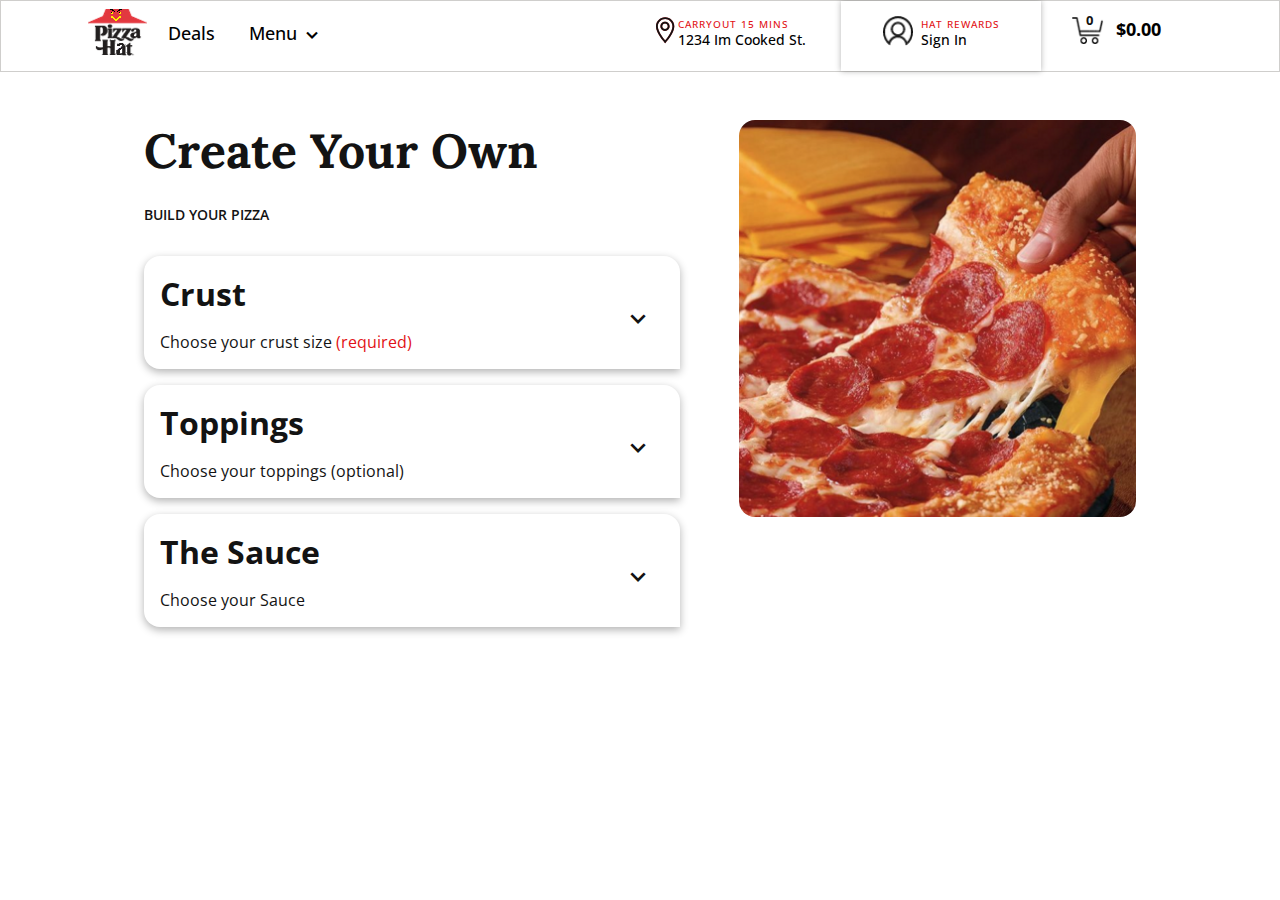
<file: index.html>
<!DOCTYPE html>
<html lang="en">
<head>
    <meta charset="UTF-8">
    <meta name="viewport" content="width=device-width, initial-scale=1.0">
    <title>Pizza Hat</title>
    <link rel="stylesheet" href="styles.css">
    <link rel="preconnect" href="https://fonts.googleapis.com">
    <link rel="preconnect" href="https://fonts.gstatic.com" crossorigin>
    <link href="https://fonts.googleapis.com/css2?family=Open+Sans:ital,wght@0,300..800;1,300..800&display=swap" rel="stylesheet">
    <link rel="preconnect" href="https://fonts.googleapis.com">
    <link rel="preconnect" href="https://fonts.gstatic.com" crossorigin>
    <link href="https://fonts.googleapis.com/css2?family=Lora:ital,wght@0,400..700;1,400..700&display=swap" rel="stylesheet">
    <link href='https://unpkg.com/boxicons@2.1.1/css/boxicons.min.css' rel='stylesheet'>
    <link rel="icon" type="image/png" sizes="32x32" href="./images/Logo_PH_Retro.png">
</head>
<body>
    <header class="primary-header">
        <nav class="primary-navigation">
            <ul class="nav-list">
                <li class="logo">
                    <a href="#"><img width="59" height="47" src="./images/Logo_PH_Retro.png"alt=""></a>
                </li>
                <li class="nav-button" id="deals">
                    <a href="#">Deals</a>
                </li>
                <li class="dropdown" id="menu">
                    <div class="select-btn">
                        <a href="#" >
                            Menu
                            <i class="bx bx-chevron-down" id="menu-icon"></i>
                        </a>
                    </div>
                    <ul class="options">
                        <a href="#"><li>Pizza</li><i class="bx bx-chevron-right"></i></a>
                        <a href="#"><li>Melts</li><i class="bx bx-chevron-right"></i></a>
                        <a href="#"><li>Wings</li><i class="bx bx-chevron-right"></i></a>
                        <a href="#"><li>Part of One</li><i class="bx bx-chevron-right"></i></a>
                        <a href="#"><li>Sides</li><i class="bx bx-chevron-right"></i></a>
                        <a href="#"><li>Pasta</li><i class="bx bx-chevron-right"></i></a>
                        <a href="#"><li>Desserts</li><i class="bx bx-chevron-right"></i></a>
                        <a href="#"><li>Drinks</li><i class="bx bx-chevron-right"></i></a>
                        <a href="#"><li>Dips</li><i class="bx bx-chevron-right"></i></a>
                    </ul>
                </li>
                <li class="spacer"></li>
                <li class="nav-button" id="location-pin">
                    <a href="#" >
                    <!--put contents in a div maybe-->
                    <img src="./images/location_pin.svg" alt="location pin">
                    <div class="location-wrapper">
                        <p id="carryout-p">CARRYOUT 15 MINS</p>
                        <p id="address-p">1234 Im Cooked St.</p>
                    </div>
                    </a>
                </li>
                <li class="nav-button" id="sign-in">
                    <a href="#" >
                    <img src="./images/Profile_Avatar_Guest_D.webp" alt="sign in profile">
                    <div class="sign-in-wrapper">
                        <p id="rewards-p">HAT REWARDS</p>
                        <p id="sign-in-p">Sign In</p>
                    </div>
                    </a>
                </li>
                <li class="nav-button" id="cart">
                    <p id="item-count-p">
                    0
                    </p>
                    <a href="#" >
                    <img src="./images/Cart_D.png" alt="cart">
                    <div class="cart-wrapper">
                        <p id="price-p">$0.00</p>
                    </div>
                    </a>
                </li>
            </ul>
        </nav>
    </header>
    <main>
        <div class="main">
            <div class="main-content">
                <div class="left-side">
                    <div id="pizza-heading">
                        <h1>Create Your Own</h1>
                        <p>BUILD YOUR PIZZA</p>
                    </div>
                    <div id="crust-section">
                        <div class="select-btn">
                            <div class="crust-wrapper">
                                <h2 class="subheading">Crust</h2>
                                <p>Choose your crust size <span>(required)</span></p>
                            </div>
                            <i class="bx bx-chevron-down" id="menu-icon"></i>
                        </div>
                        <div class="dropdown">
                            <h2 class="subheading">Size</h2>
                            <div class="size-buttons">
                                <button class="size-button" id="small-size">
                                    <p>Small - 10"</p> 
                                    <p>$6.00</p></button>
                                <button class="size-button" id="medium-size">
                                    <p>Medium - 14"</p> 
                                    <p>$11.00</p></button>
                                </button>
                                <button class="size-button" id="large-size">
                                    <p>Large - 16"</p> 
                                    <p>$15.00</p></button>
                                </button>
                            </div>
                        </div>      
                    </div>
                    <div id="topping-section">
                        <div class="select-btn">
                            <div class="topping-wrapper">
                                <h2 class="subheading">Toppings</h2>
                                <p>Choose your toppings (optional)</p>
                            </div>
                            <i class="bx bx-chevron-down" id="menu-icon"></i>
                        </div>
                        <div class="dropdown">
                            <h2 class="subheading">Meats</h2>
                            <div class="meat-buttons">
                                <button class="meat-button" id="pepperoni-top">
                                    <img src="./images/icon_topping_Pepperoni.webp" alt="">
                                    <p>Pepperoni (+$0.80)</p> 
                                    <input type="checkbox" class="checkbox">
                                </button>
                                <button class="meat-button" id="bacon-top">
                                    <img src="./images/icon_topping_Bacon.webp" alt="">
                                    <p>Bacon (+$0.80)</p> 
                                    <input type="checkbox" class="checkbox">
                                </button>
                                <button class="meat-button" id="italian-sausage-top">
                                    <img src="./images/icon_topping_ItalianSausage.webp" alt="">
                                    <p>Italian Sausage (+$1.00)</p> 
                                    <input type="checkbox" class="checkbox">
                                </button>
                            </div>
                            <h2 class="subheading">Vegetarian</h2>
                            <div class="veg-buttons">
                                <button class="meat-button" id="onions-top">
                                    <img src="./images/PizzaBuilder_ToppingPile_CaramelizedOnions_Sidebar_Web_75x100.webp" alt="">
                                    <p>Caramelized Onions (+$0.50)</p> 
                                    <input type="checkbox" class="checkbox">
                                </button>
                                <button class="meat-button" id="jalapenos-top">
                                    <img src="./images/icon_topping_Jalapeno.webp" alt="">
                                    <p>Jalapeño Peppers (+$0.50)</p> 
                                    <input type="checkbox" class="checkbox">
                                </button>
                                <button class="meat-button" id="pineapple-top">
                                    <img src="./images/icon_topping_Pineapple.avif" alt="">
                                    <p>Golden Pineapple (+$2.00)</p> 
                                    <input type="checkbox" class="checkbox">
                                </button>
                            </div>
                        </div>
                    </div>
                    <div id="sauce-section">
                        <div class="select-btn">
                            <div class="sauce-wrapper">
                                <h2 class="subheading">The Sauce</h2>
                                <p>Choose your Sauce</p>
                            </div>
                            <i class="bx bx-chevron-down" id="menu-icon"></i>
                        </div>
                        <div class="dropdown">
                            <h2 class="subheading">Sauces</h2>
                            <div class="sauce-selection">
                                <!-- <label for="sauces"></label> -->
                                <img src="./images/Marinara.png" alt="">
                                <div class="selector-wrapper">
                                    <select name="sauces" id="sauce-selector">
                                    <option value="marinara-sauce" id="marinara-sauce">Classic Marinara, regular</option>
                                    <option value="buffalo-sauce" id="buffalo-sauce">Buffalo, regular</option>
                                    <option value="barbeque-sauce"
                                    id="barbeque-sauce">Barbeque</option>
                                    </select>
                                </div>
                                
                            </div>
                        </div>
                    </div>
                </div>
            </div>
            <div class="pizza-image-container">
                <img src="./images/pizza_slice.png" alt="">
            </div>
        </div>
    </main>
    <footer>
        <div class="price-container">
            <p id="price">$0.00</p>
            <div class="price-wrapper">
               <select name="quantity-selector" id="quantity-selector">
                    <option value="1">1</option>
                    <option value="2">2</option>
                    <option value="3">3</option>
                    <option value="4">4</option>
                    <option value="5">5</option>
                    <option value="6">6</option>
                </select>
                <button id="add-cart-button">ADD TO ORDER</button>
            </div>
            <button id="reset-btn">RESET</button>
        </div>
        <div class="order-container">
            <p>Your order is a small barbeque pizza with pepperoni.</p>
            <button><a href="complete.html">Go to Checkout</a></button>
            
        </div>
        <script>
            function scrollPageDown() {
                window.scrollBy({
                    top: window.innerHeight,
                    behavior: 'smooth'
                });
            }

            function checkOrderContainer() {
                var orderContainer = document.querySelector('.order-container');
                var priceContainer = document.querySelector('.price-container');
                if (orderContainer.classList.contains('active')) {
                    scrollPageDown();
                }
                if (priceContainer.classList.contains('active')) {
                    scrollPageDown();
                }
            }

            var orderObserver = new MutationObserver(checkOrderContainer);
            orderObserver.observe(document.querySelector('.order-container'), {
                attributes: true,
                attributeFilter: ['class'],
                childList: false,
                subtree: false
            });
            var priceObserver = new MutationObserver(checkOrderContainer);
            priceObserver.observe(document.querySelector('.price-container'), {
                attributes: true,
                attributeFilter: ['class'],
                childList: false,
                subtree: false
            })
        </script>
    </footer>

    <script src="script.js"></script>
</body>
</file>
<file: styles.css>
*, *::before, *::after {
    margin: 0;
    padding: 0;
    box-sizing: border-box;
    
}

body {
    color: #131313;
    font-family: 'Open Sans', sans-serif;
    width: 100vw;
    min-height: 100vh;
    display: flex;
    flex-direction: column;
}

.primary-navigation {
    border: 1px solid rgb(207, 206, 204);
    display: flex;
    align-items: center;
}

.nav-list {
    width: 1152px;
    display: flex;
    flex-direction: row;
    margin-top: 0.5rem;
    padding-left: 24px;
    padding-right: 24px;
    margin: auto;
    height: 70px;
    list-style: none;
}

.nav-list a {
    text-decoration: none;
    color: black;
    font-weight: 500;
    line-height: 65px;
}

.nav-list a:hover {
    box-shadow: 0px -5px 0px #E21216 inset;
    transition: 250ms cubic-bezier(0.4, 0, 0.2, 1) 0ms, box-shadow 250ms cubic-bezier(0.4, 0, 0.2, 1) 0ms,border 250ms cubic-bezier(0.4, 0, 0.2, 1) 0ms;
}


.nav-list #sign-in
{
    box-shadow: 0px 0 6px 0 rgba(0, 0, 0, 0.3);
}

.nav-list #deals a, .nav-list #menu a {
    font-size: 18px;
    padding-bottom: 10px;
}

.nav-list .logo {
    flex-basis: 8%;
    padding-top: 0.5rem;
}

.nav-list .logo a {
    box-shadow: none;
    transition: none;
}

.nav-list #deals {
    flex-basis: 8%;
}

.nav-list #menu {
    flex-basis: 8%;
}

.nav-list .spacer {
    flex-basis: 29%;
}

.nav-list #location-pin {
    flex-basis: 22%;
}

#location-pin a, #sign-in a, #cart a{
    display: flex;
    flex-direction: row;
    line-height: 0;
    margin-top: 15px;
    justify-content: center;
    margin-right: 15px;
    margin-left: 15px;
    padding-bottom: 10px;
}

#location-pin a {
    gap: 0.1em;
}

.location-wrapper, .sign-in-wrapper, .cart-wrapper {
    display: flex;
    flex-direction: column;
    align-content: center;
    line-height: 1em;
}

#location-pin img{
    width: 21px;
    height: 28px;
}

#sign-in a {
    gap: 0.5em;
}

#sign-in img {
    width: 30px;
    height: 30px;
}

#carryout-p, #rewards-p {
    font-size: 10px;
    color: #E21216;
    letter-spacing: 1px;
}

#address-p, #sign-in-p {
    font-size: 14px;
    color: black;
}


.nav-list #sign-in {
    flex-basis: 20%;
}

.nav-list #cart {
    flex-basis: 15%;
}

#cart a {
    gap: 0.7em;
}

#cart img{
    width: 33px;
    height: 28px;
}

#item-count-p {
    position: absolute;
    transform: translate(45px, 10px);
    font-size: 13px;
    font-weight: 700;
}

#price-p {
    padding-top: 5px;
    font-weight: 700;
    font-size: 18px;
}

.cart-wrapper {
    width: 3rem;
    text-align: center;
}

/* MENU DROPDOWN */

/*initial state*/
.options {
    background-color: white;
    list-style: none;
    width: 230px;
    margin-top: 5px;
    border-radius: 5px;
    display: none;
    flex-direction: column;
    position: absolute;
    box-shadow: 0px 0 6px 0 rgba(0, 0, 0, 0.3);
    z-index: 1000;
}

@keyframes fadeInDropdown {
    from {
        opacity: 0;
        transform: translateY(-10px);
    }
    to {
        opacity: 1;
        transform: translateY(0);
    }
}
.dropdown.active .options {
    display: flex;
    animation: fadeInDropdown 0.2s forwards;
} 


.options a {
    display: flex;
    border-bottom: 1px solid rgb(207, 206, 204);
    justify-content: space-between;
    align-items: center;
    padding: 15px;
}

.options li{
    font-size: 14px;
    line-height: normal;
}

.options a:hover {
    box-shadow: 2px 0px 0px #E21216 inset;
    transition: background-color 0.3s ease;
    background-color: #e7e7e7;
}


#menu-icon {
    transform: translate(-2px, 5px);
    font-size: 1.5rem;
}

/* Main Content Stuff */
.main {
    padding-left: 9rem;
    padding-right: 9rem;padding-top: 3rem;
    padding-bottom: 3rem;
    display: flex;
}

.main-content {
    display: flex;
    flex-direction: row;
    flex-basis: 60%;
}

.pizza-image-container {
    flex-basis: 40%;
}

.main img {
    max-width: 100%;
    border-radius: 1rem;
}

#pizza-heading {
    margin-bottom: 2rem;
}

#pizza-heading h1 {
    font-family: 'Lora', sans-serif;
    font-weight: 700;
    font-size: 3rem;
    margin-bottom: 1.5rem;
}

#pizza-heading p {
    font-size: 0.9rem;
    font-weight: 600;
}

.left-side {
    width: 90%;
}

.left-side .dropdown {
    padding: 1.5rem;
    margin-left: 1rem;
    display: none;
    flex-direction: column;
    /* border: 1px solid black; */
    box-shadow: 0 3px 8px 0 rgba(0, 0, 0, 0.3);
    border-bottom-left-radius: 1rem;
    border-bottom-right-radius: 1rem;
}

.left-side .dropdown.active {
    display: flex;
    animation: fadeInDropdown 0.2s forwards;
}

.dropdown .subheading {
    font-size: 1.3rem;
    margin-bottom: 1rem;
}

.select-btn .subheading {
    font-size: 2rem;
    margin-bottom: 1rem;
}

#crust-section, #topping-section {
    margin-bottom: 1rem;
}

.left-side .select-btn {
    box-shadow: 0 3px 8px 0 rgba(0, 0, 0, 0.3);
    display: flex;
    align-items: center;
    /* margin-bottom: 1rem; */
    padding: 1rem;
    border-top-left-radius: 1rem;
    border-top-right-radius: 1rem;
    border-bottom-left-radius: 1rem;
}

.left-side .select-btn #menu-icon {
    margin-left: auto;
    padding-right: 0.5rem;
    font-size: 2rem;
}

.crust-wrapper span {
    color: #E21216;
}


.size-buttons {
    display: flex;
    gap: 0.5rem;
}

.size-button {
    width: 100%;
    padding: 0.5rem;
    box-shadow: 0px 3px 3px -2px rgba(0,0,0,0.2),0px 3px 4px 0px rgba(0,0,0,0.14),0px 1px 8px 0px rgba(0,0,0,0.12);
    border-radius: 0.5rem;
    background-color: white;
    border: none;
}

.size-button p {
    line-height: 1.5rem;
    font-size: 14px;
}

.size-button.active {
    border: 2px solid #e71316;
}

.meat-buttons img, .veg-buttons img {
    width: 3.5rem;
}

#onions-top img {
    width: 3rem;
    padding-left: 0.5rem;
}

.meat-button, .veg-button {
    width: 100%;
    padding: 0.3rem;
    display: flex;
    flex-direction: row;
    margin-bottom: 1rem;
    align-items: center;
    background-color: white;
    border-radius: 0.5rem;
    border: 0;
    box-shadow: 0px 3px 3px -2px rgba(0,0,0,0.2),0px 3px 4px 0px rgba(0,0,0,0.14),0px 1px 8px 0px rgba(0,0,0,0.12);
}

.meat-button p, .veg-button p {
    margin-left: 2rem;
    font-size: 1rem;
}
.meat-button .checkbox, .veg-button, .checkbox {
    margin-left: auto;
    transform: translateX(-10px);
    width: 1.3rem;
    height: 1.3rem;
}

.sauce-selection {
    display: flex;
    width: 80%;
    box-shadow: 0px 3px 3px -2px rgba(0,0,0,0.2),0px 3px 4px 0px rgba(0,0,0,0.14),0px 1px 8px 0px rgba(0,0,0,0.12);
    border-radius: 0.5rem;
    overflow: hidden;
    padding: 1rem;
}

.sauce-selection img {
    padding-right: 1rem;
}

.selector-wrapper {
    display: flex;
    width: 100%;
    align-items: center;
    border: 1px solid gray;
    border-radius: 0.5rem;
}

#sauce-selector {
    padding-left: 0.5rem;
    width: 100%;
    border: none;
    background-color: white;
    font-size: 1rem;
}


/* footer stuff with price container */
footer {
    margin-top: auto;
}

.price-container {
    bottom: 0;
    flex-direction: row;
    padding: 1.3rem;
    align-items: center;
    border: 1px solid rgba(0, 0, 0, 0.3);
    display: none;
}

.price-container.active {
    display: flex;
}

.price-container #price {
    font-size: 1.7rem;
    font-weight: 900;
    margin-right: 1rem;
    margin-left: 8rem;
}

.price-wrapper {
    display: flex;
    border-radius: 0.5rem;
    overflow: hidden;
    border: 0.5px solid gray;
}

.price-wrapper:hover {
    box-shadow: 0 3px 8px 0 rgba(0, 0, 0, 0.3);
}

#quantity-selector {
    flex-basis: 20%;
    padding: 0.8rem;
    border: none;
    background-color: white;
}

#add-cart-button {
    flex-basis: 80%;
    padding-left: 1.2rem;
    padding-right: 1.2rem;
    font-size: 1rem;
    font-weight: 900;
    letter-spacing: 1px;
    border: none;
    background-color: #e21216;
    color: white;
    box-shadow:none;
}

/* .information-card {
    border: 5px solid black;
} */

#reset-btn {
    padding: 0.8rem;
    margin-left: 2rem;
    border-radius: 1rem;
    border: 1px solid gray;
    font-size: 0.8rem;
    font-weight: 600;
    background-color: white;
}

#reset-btn:hover {
    box-shadow: 0 3px 8px 0 rgba(0, 0, 0, 0.3);
}

.order-container {
    display: none;
    width: 100%;
    padding-left: 9rem;
    padding-top: 2rem;
    padding-bottom: 2rem;

}

.order-container p {
    font-size: 2rem;
    margin-bottom: 1rem;
}

.order-container.active {
    display: flex;
    flex-direction: column;
}

.order-container button {
    width: 20%;
    font-size: 1.4rem;
    background-color: #e21216;
    padding: 0.5rem;
    border-radius: 1rem;
}

.order-container a {
    font-weight: 900;
    color: white;
    text-decoration: none;
}
</file>
